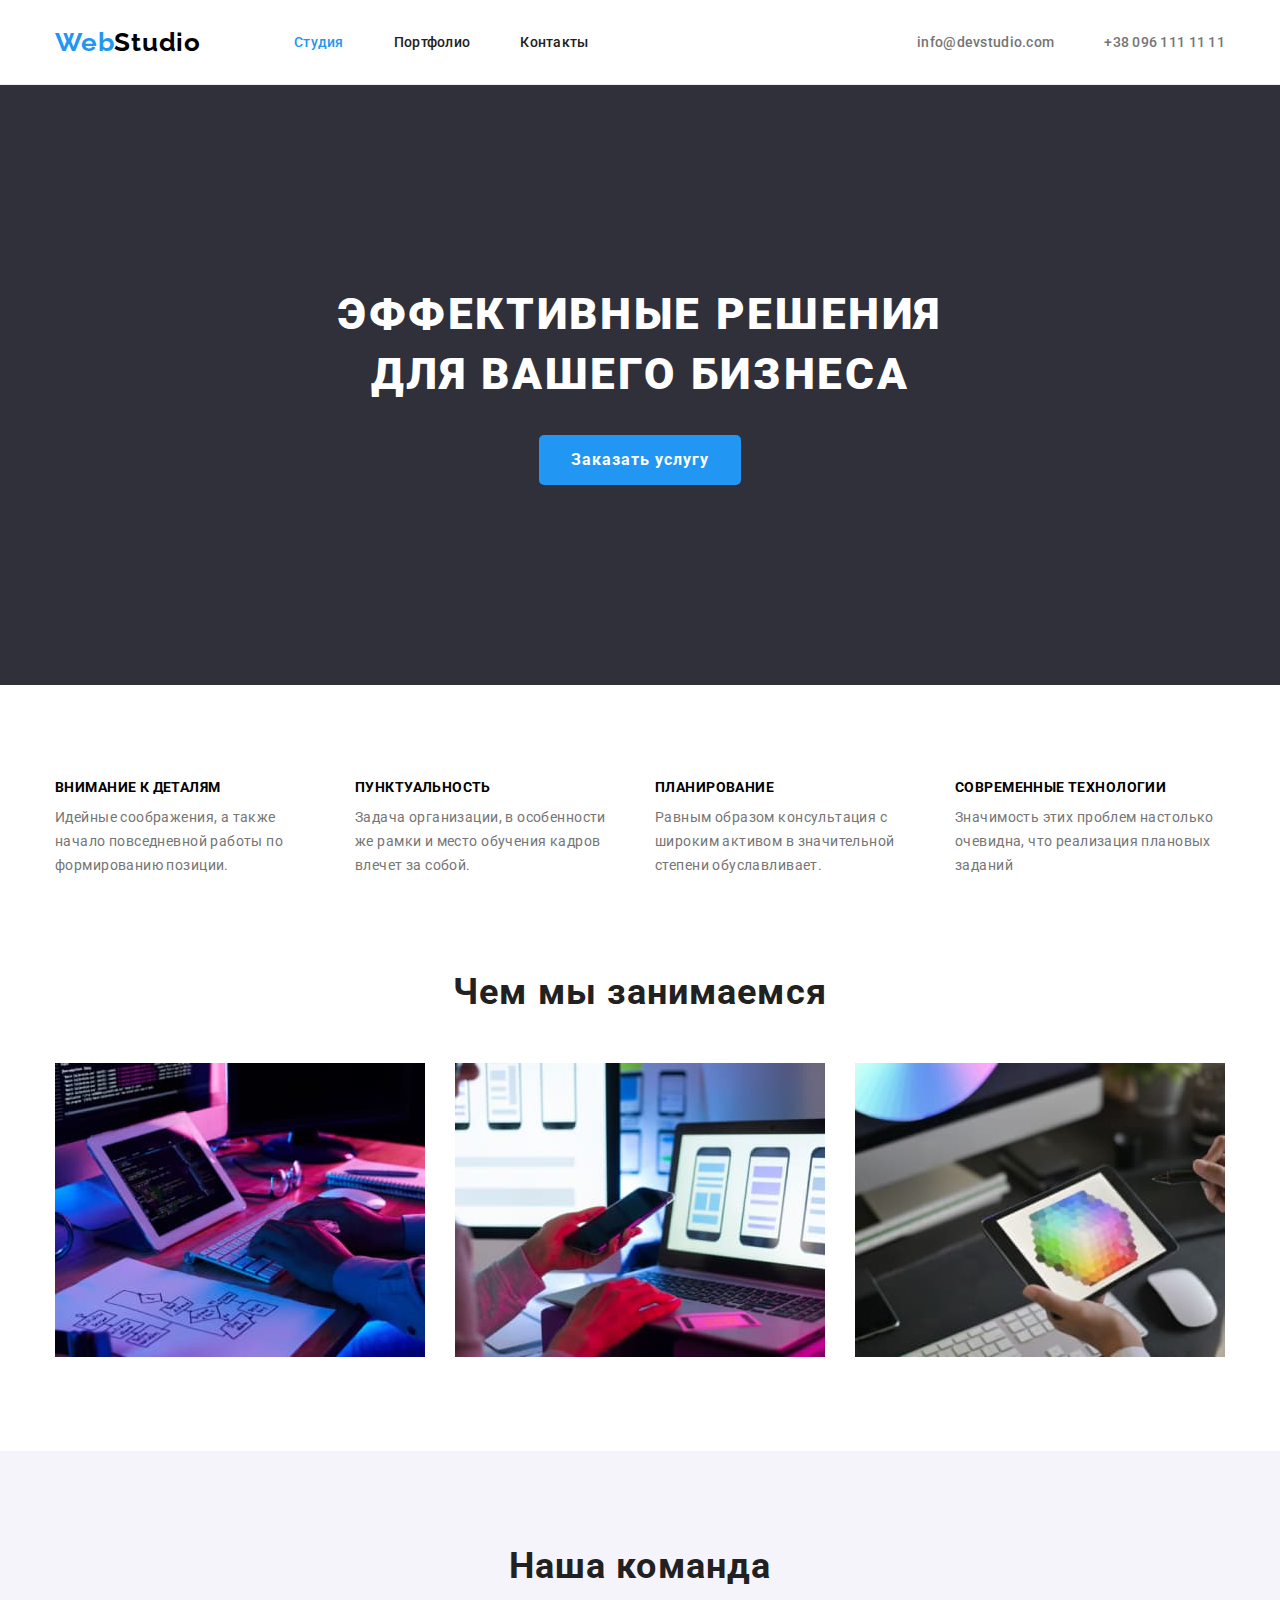
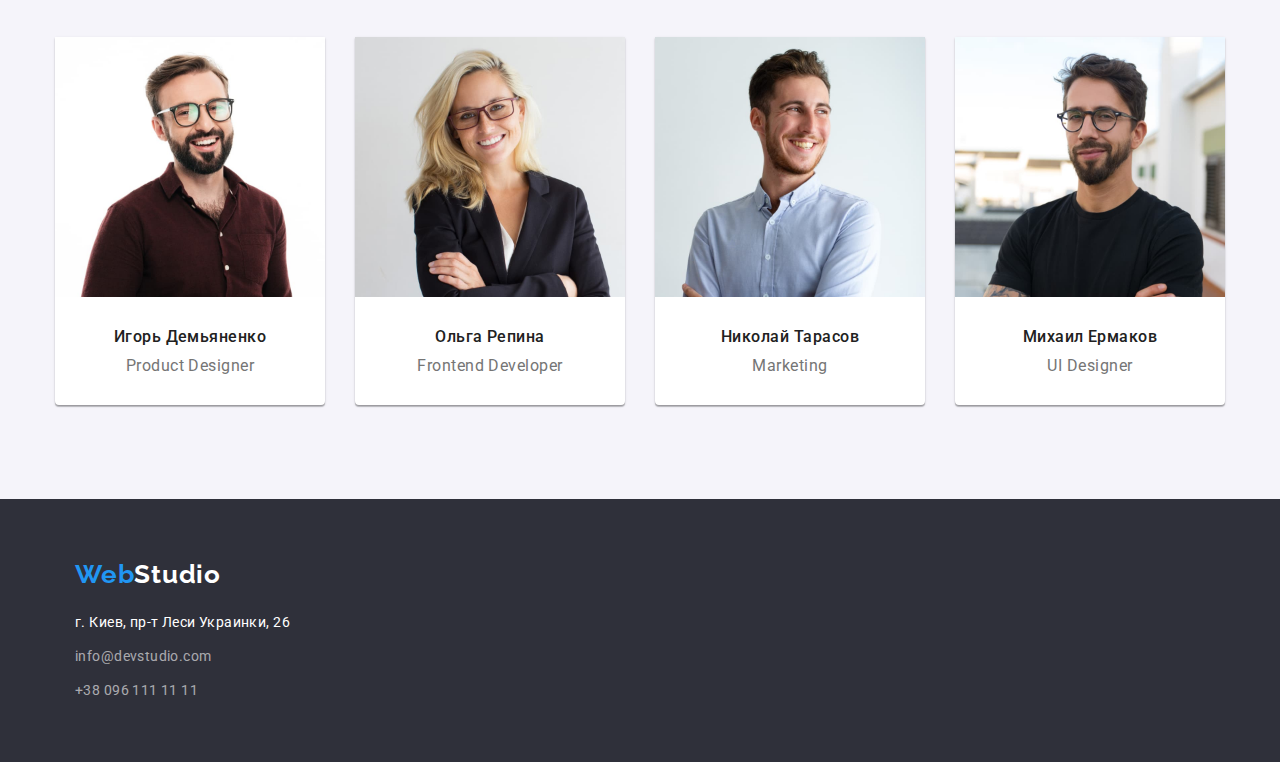
<file: index.html>
<!DOCTYPE html>
<html lang="ru">
  <head>
    <meta charset="UTF-8" />
    <meta http-equiv="X-UA-Compatible" content="IE=edge" />
    <meta name="viewport" content="width=device-width, initial-scale=1.0" />
    <meta http-equiv="x-ua-compatible" content="ie=edge" />
    <title>WebStudio</title>
    <link
      rel="stylesheet"
      href="https://cdnjs.cloudflare.com/ajax/libs/modern-normalize/1.1.0/modern-normalize.min.css"
    />
    <link rel="stylesheet" href="./css/styles.css" />
    <link rel="preconnect" href="https://fonts.googleapis.com" />
    <link rel="preconnect" href="https://fonts.gstatic.com" crossorigin />
    <link
      href="https://fonts.googleapis.com/css2?family=Raleway:wght@700&family=Roboto:wght@400;500;700;900&display=swap"
      rel="stylesheet"
    />
  </head>
  <body>
    <!---------- HEADER ---------->
    <header class="header">
      <div class="container">
        <nav class="header-nav">
          <a class="header-logo link" href="./index.html">
            Web<span class="header-logo-studio">Studio</span></a
          >
          <ul class="header-list list">
            <li class="header-item link">
              <a href="./index.html" class="header-link link current">Студия</a>
            </li>
            <li class="header-item">
              <a href="./portfolio.html" class="header-link link">Портфолио</a>
            </li>
            <li class="header-item"><a href="" class="header-link link">Контакты</a></li>
          </ul>
        </nav>
        <ul class="contacts list">
          <li>
            <a href="mailto:info@devstudio.com" class="header-contact link">info@devstudio.com</a>
          </li>
          <li><a href="tel:+380961111111" class="header-contact link">+38 096 111 11 11</a></li>
        </ul>
      </div>
    </header>

    <!---------- MAIN CONTENT ---------->
    <main class="main">
      <!----- Hero ----->
      <section class="section hero">
        <div class="container">
          <h1 class="hero-title" id="studio">Эффективные решения для вашего бизнеса</h1>
          <button type="button" class="hero-btn">Заказать услугу</button>
        </div>
      </section>
      <!----- Features ----->
      <section class="section features">
        <div class="container">
          <h2 class="features-title visually-hidden">Особенности</h2>
          <ul class="features-list list">
            <li class="features-item">
              <h3 class="features-subtitle">Внимание к деталям</h3>
              <p class="features-text">
                Идейные соображения, а также начало повседневной работы по формированию позиции.
              </p>
            </li>
            <li class="features-item">
              <h3 class="features-subtitle">Пунктуальность</h3>
              <p class="features-text">
                Задача организации, в особенности же рамки и место обучения кадров влечет за собой.
              </p>
            </li>
            <li class="features-item">
              <h3 class="features-subtitle">Планирование</h3>
              <p class="features-text">
                Равным образом консультация с широким активом в значительной степени обуславливает.
              </p>
            </li>
            <li class="features-item">
              <h3 class="features-subtitle">Современные технологии</h3>
              <p class="features-text">
                Значимость этих проблем настолько очевидна, что реализация плановых заданий
              </p>
            </li>
          </ul>
        </div>
      </section>
      <!----- Portfolio ----->
      <section class="section portfolio">
        <div class="container">
          <h2 class="portfolio-title">Чем мы занимаемся</h2>
          <ul class="portfolio-list list">
            <li class="portfolio-list-title">
              <img
                class="portfolio-list-img"
                src="./images/looking-in-tab.jpg"
                alt="Смотрю в планшет"
                width="370"
                height="294"
              />
            </li>
            <li class="portfolio-list-title">
              <img
                class="portfolio-list-img"
                src="./images/looking-in-phone.jpg"
                alt="Смотрю в
            телефон"
                width="370"
                height="294"
              />
            </li>
            <li class="portfolio-list-title">
              <img
                class="portfolio-list-img"
                src="./images/looking-at-tab-again.jpg"
                alt="Опять смотрю
            в планшет"
                width="370"
                height="294"
              />
            </li>
          </ul>
        </div>
      </section>
      <!----- Team ----->
      <section class="section team">
        <div class="container">
          <h2 class="team-title">Наша команда</h2>
          <ul class="team-list list">
            <li class="team-list-title">
              <img
                src="./images/igor-demianenko.jpg"
                alt="Игорь Демьяненко - Product Designer"
                width="270"
                height="260"
              />
              <div class="team-combine">
                <h3 class="team-name">Игорь Демьяненко</h3>
                <p class="team-name-job" lang="en">Product Designer</p>
              </div>
            </li>
            <li class="team-list-title">
              <img
                src="./images/olga-repina.jpg"
                alt="Ольга Репина - Frontend Developer"
                width="270"
                height="260"
              />
              <div class="team-combine">
                <h3 class="team-name">Ольга Репина</h3>
                <p class="team-name-job" lang="en">Frontend Developer</p>
              </div>
            </li>
            <li class="team-list-title">
              <img
                src="./images/nikolay-tarasov.jpg"
                alt="Николай Тарасов - Marketing"
                width="270"
                height="260"
              />
              <div class="team-combine">
                <h3 class="team-name">Николай Тарасов</h3>
                <p class="team-name-job" lang="en">Marketing</p>
              </div>
            </li>
            <li class="team-list-title">
              <img
                src="./images/mihail-ermakov.jpg"
                alt="Михаил Ермаков - UI Designer"
                width="270"
                height="260"
              />
              <div class="team-combine">
                <h3 class="team-name">Михаил Ермаков</h3>
                <p class="team-name-job" lang="en">UI Designer</p>
              </div>
            </li>
          </ul>
        </div>
      </section>
    </main>
    <!---------- FOOTER ---------->
    <footer class="footer">
      <div class="container">
        <a class="footer-logo link" lang="en" href="./index.html">
          Web<span class="footer-logo-studio">Studio</span></a
        >
        <address>
          <ul class="footer-list list" id="contacts">
            <li class="footer-list-item">
              <a
                href="https://goo.gl/maps/U5zvmCGQdRFb18JV9"
                target="_blank"
                class="footer-list-address link"
                rel="noopener noreferer nofollow"
                >г. Киев, пр-т Леси Украинки, 26
              </a>
            </li>
            <li class="footer-list-item link">
              <a href="mailto:info@devstudio.com" class="footer-list-emph link"
                >info@devstudio.com</a
              >
            </li>
            <li class="footer-list-item">
              <a href="tel:+380961111111" class="footer-list-emph link">+38 096 111 11 11</a>
            </li>
          </ul>
        </address>
      </div>
    </footer>
  </body>
</html>
</file>
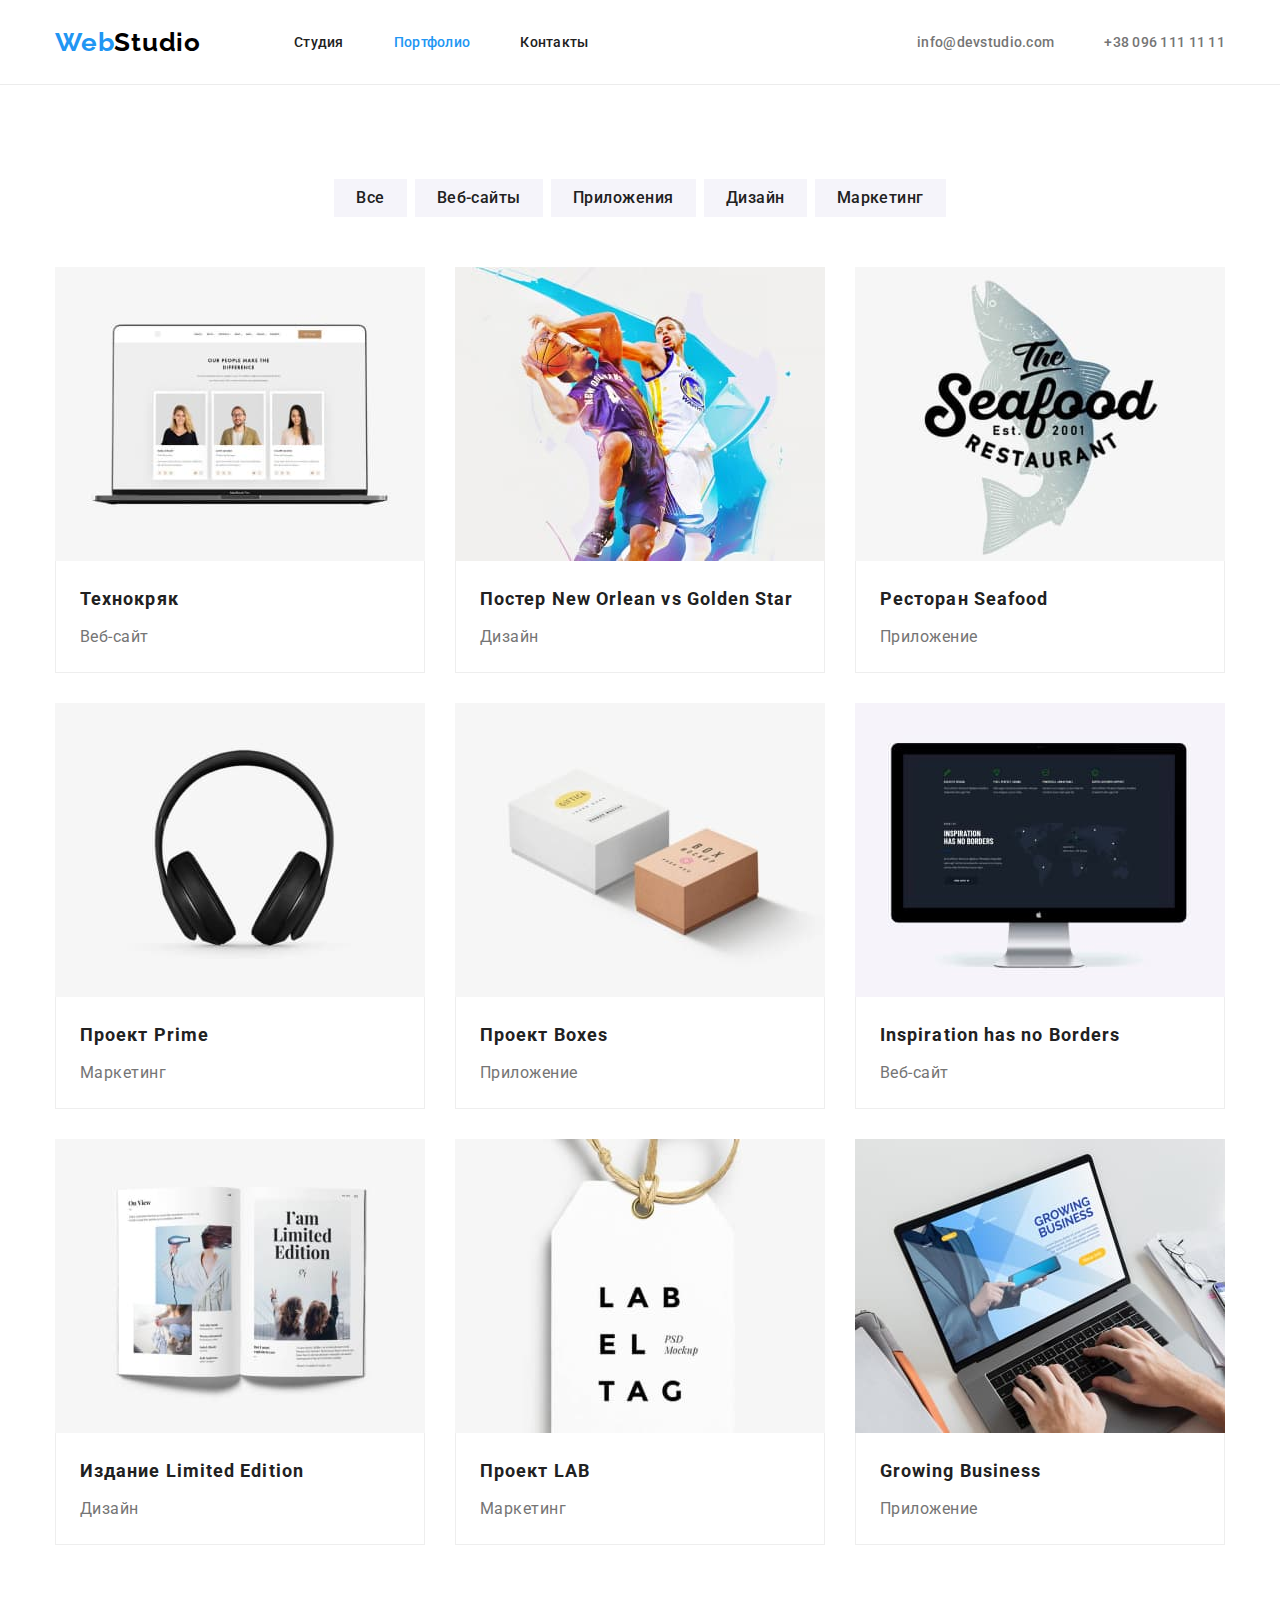
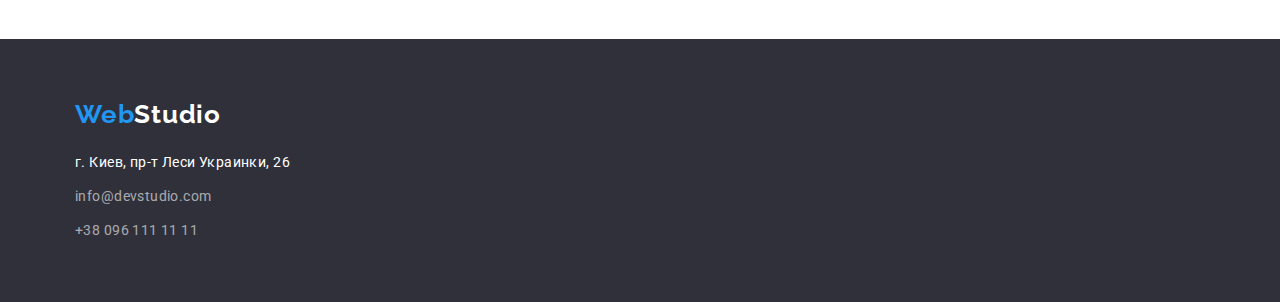
<file: portfolio.html>
<!DOCTYPE html>
<html lang="ru">
  <head>
    <meta charset="UTF-8" />
    <meta http-equiv="X-UA-Compatible" content="IE=edge" />
    <meta name="viewport" content="width=device-width, initial-scale=1.0" />
    <meta http-equiv="x-ua-compatible" content="ie=edge" />
    <title>WebStudio</title>
    <link
      rel="stylesheet"
      href="https://cdnjs.cloudflare.com/ajax/libs/modern-normalize/1.1.0/modern-normalize.min.css"
    />
    <link rel="stylesheet" href="./css/styles.css" />
    <link rel="preconnect" href="https://fonts.googleapis.com" />
    <link rel="preconnect" href="https://fonts.gstatic.com" crossorigin />
    <link
      href="https://fonts.googleapis.com/css2?family=Raleway:wght@700&family=Roboto:wght@400;500;700;900&display=swap"
      rel="stylesheet"
    />
  </head>
  <body>
    <!---------- HEADER ---------->
    <header class="header">
      <div class="container">
        <nav class="header-nav">
          <a class="header-logo link" href="./index.html">
            Web<span class="header-logo-studio">Studio</span></a
          >
          <ul class="header-list list">
            <li class="header-item link">
              <a href="./index.html" class="header-link link">Студия</a>
            </li>
            <li class="header-item">
              <a href="./portfolio.html" class="header-link link current">Портфолио</a>
            </li>
            <li class="header-item"><a href="" class="header-link link">Контакты</a></li>
          </ul>
        </nav>
        <ul class="contacts list">
          <li>
            <a href="mailto:info@devstudio.com" class="header-contact link">info@devstudio.com</a>
          </li>
          <li><a href="tel:+380961111111" class="header-contact link">+38 096 111 11 11</a></li>
        </ul>
      </div>
    </header>

    <!---------- Главный Контент ---------->
    <main class="main">
      <!----- Секция фильтр кнопок ----->
      <section class="section">
        <div class="container">
          <h1 class="visually-hidden">Портфолио</h1>
          <ul class="filter-btn list">
            <li><button type="button" class="filter-btn-name current">Все</button></li>
            <li><button type="button" class="filter-btn-name">Веб-сайты</button></li>
            <li><button type="button" class="filter-btn-name">Приложения</button></li>
            <li><button type="button" class="filter-btn-name">Дизайн</button></li>
            <li><button type="button" class="filter-btn-name">Маркетинг</button></li>
          </ul>
          <ul class="examples list">
            <li class="">
              <img
                class=""
                src="./images/tehnokryak.jpg"
                alt="Веб-сайт Технокряк"
                width="370"
                height="294"
              />
              <div class="example-list">
                <h2 class="example-name">Технокряк</h2>
                <p class="example-type">Веб-сайт</p>
              </div>
            </li>
            <li class="">
              <img
                class=""
                src="./images/poster-new-orlean-vs-golden-star.jpg"
                alt="Дизайн Постера New Orlean vs Golden Star"
                width="370"
                height="294"
              />
              <div class="example-list">
                <h2 class="example-name">
                  Постер <span lang="en">New Orlean vs Golden Star</span>
                </h2>
                <p class="example-type">Дизайн</p>
              </div>
            </li>
            <li class="">
              <img
                class=""
                src="./images/restaurand-seafood.jpg"
                alt="Приложение Ресторан Seafood"
                width="370"
                height="294"
              />
              <div class="example-list">
                <h2 class="example-name">Ресторан <span lang="en">Seafood</span></h2>
                <p class="example-type">Приложение</p>
              </div>
            </li>
            <li class="">
              <img
                class=""
                src="./images/project-prime.jpg"
                alt="Маркетинг Проект Prime"
                width="370"
                height="294"
              />
              <div class="example-list">
                <h2 class="example-name">Проект <span lang="en">Prime</span></h2>
                <p class="example-type">Маркетинг</p>
              </div>
            </li>
            <li class="">
              <img
                class=""
                src="./images/project-boxes.jpg"
                alt="Приложение Проект Boxes"
                width="370"
                height="294"
              />
              <div class="example-list">
                <h2 class="example-name">Проект <span lang="en">Boxes</span></h2>
                <p class="example-type">Приложение</p>
              </div>
            </li>
            <li class="">
              <img
                class=""
                src="./images/inspiration-has-no-border.jpg"
                alt="Веб-сайт Inspiration has no Borders"
                width="370"
                height="294"
              />
              <div class="example-list">
                <h2 class="example-name" lang="en">Inspiration has no Borders</h2>
                <p class="example-type">Веб-сайт</p>
              </div>
            </li>
            <li class="">
              <img
                class=""
                src="./images/publishing-house-limited-edition.jpg"
                alt="Дизайн Издания Limited Edition"
                width="370"
                height="294"
              />
              <div class="example-list">
                <h2 class="example-name">Издание <span lang="en">Limited Edition</span></h2>
                <p class="example-type">Дизайн</p>
              </div>
            </li>
            <li class="">
              <img
                class=""
                src="./images/project-lab.jpg"
                alt="Маркетинг Проект LAB"
                width="370"
                height="294"
              />
              <div class="example-list">
                <h2 class="example-name">Проект <span lang="en">LAB</span></h2>
                <p class="example-type">Маркетинг</p>
              </div>
            </li>
            <li class="">
              <img
                class=""
                src="./images/growing-business.jpg"
                alt="Прилжение Growing Business"
                width="370"
                height="294"
              />
              <div class="example-list">
                <h2 class="example-name" lang="en">Growing Business</h2>
                <p class="example-type">Приложение</p>
              </div>
            </li>
          </ul>
        </div>
      </section>
    </main>

    <!---------- Футер ---------->
    <footer class="footer">
      <div class="container">
        <a class="footer-logo link" lang="en" href="./index.html">
          Web<span class="footer-logo-studio">Studio</span></a
        >
        <address>
          <ul class="footer-list list" id="contacts">
            <li class="footer-list-item">
              <a
                href="https://goo.gl/maps/U5zvmCGQdRFb18JV9"
                target="_blank"
                class="footer-list-address link"
                rel="noopener noreferer nofollow"
                >г. Киев, пр-т Леси Украинки, 26
              </a>
            </li>
            <li class="footer-list-item link">
              <a href="mailto:info@devstudio.com" class="footer-list-emph link"
                >info@devstudio.com</a
              >
            </li>
            <li class="footer-list-item">
              <a href="tel:+380961111111" class="footer-list-emph link">+38 096 111 11 11</a>
            </li>
          </ul>
        </address>
      </div>
    </footer>
  </body>
</html>
</file>
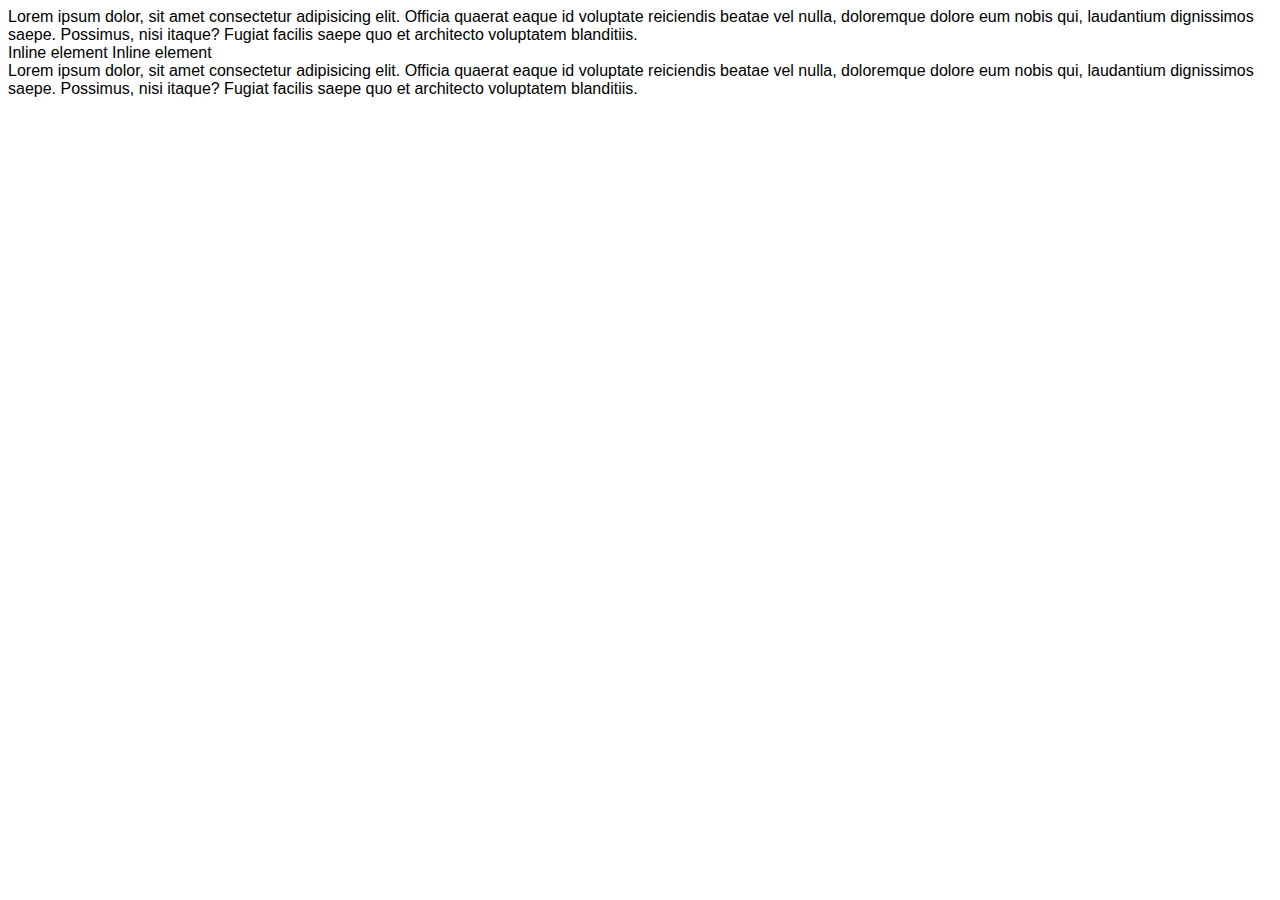
<file: test.html>
<!DOCTYPE html>
<html lang="en">
  <head>
    <meta charset="UTF-8" />
    <meta http-equiv="X-UA-Compatible" content="IE=edge" />
    <meta name="viewport" content="width=device-width, initial-scale=1.0" />
    <link rel="stylesheet" href="./css/styles.css" />
    <title>Document</title>
  </head>
  <body>
    <p>
      Lorem ipsum dolor, sit amet consectetur adipisicing elit. Officia quaerat eaque id voluptate
      reiciendis beatae vel nulla, doloremque dolore eum nobis qui, laudantium dignissimos saepe.
      Possimus, nisi itaque? Fugiat facilis saepe quo et architecto voluptatem blanditiis.
    </p>

    <span class="text">Inline element</span>
    <span class="text">Inline element</span>

    <p>
      Lorem ipsum dolor, sit amet consectetur adipisicing elit. Officia quaerat eaque id voluptate
      reiciendis beatae vel nulla, doloremque dolore eum nobis qui, laudantium dignissimos saepe.
      Possimus, nisi itaque? Fugiat facilis saepe quo et architecto voluptatem blanditiis.
    </p>
  </body>
</html>
</file>
<file: css/styles.css>
/* ---------- GENERAL ---------- */
:root {
  --main-text-color: #212121;
  --second-text-color: #757575;
  --third-text-color: #ffffff;
  --hover-text-color: #2196f3;
  --first-bcg-color: #2f303a;
  --second-bcg-color: #f5f4fa;
  --third-bcg-color: #ffffff;
  --border-color: #eeeeee;
}
p,
h1,
h2,
h3,
h4,
h5,
h6 {
  margin: 0;
  padding: 0;
}
ul,
ol {
  margin: 0;
  padding-left: 0;
}
a {
  color: currentColor;
}
address {
  font-style: normal;
}
button {
  cursor: pointer;
}

body {
  background-color: #ffffff;
  font-family: 'Roboto', 'Raleway', sans-serif;
}
.html {
  box-sizing: border-box;
}

img {
  display: block;
}

/* * {
   outline: 2px solid tomato;
} */

.header {
  background-color: var(--);
  border-bottom: 1px solid #ececec;
}
header .container {
  display: flex;
  align-items: center;
}
.header-logo {
  margin-right: 93px;
}
.container {
  /* width: 100%; прибираємо*/
  width: 1200px;
  margin: 0 auto;
  padding-left: 15px;
  padding-right: 15px;
}

.list {
  list-style: none; /*забирає крапку перед списком*/
  padding: 0;
  margin: 0;
}
.link {
  text-decoration: none; /*забирає підкреслення посилання*/
}
.visually-hidden {
  position: absolute;
  white-space: nowrap;
  width: 1px;
  height: 1px;
  overflow: hidden;
  border: 0;
  padding: 0;
  clip: rect(0 0 0 0);
  clip-path: inset(50%);
  margin: -1px;
}
/* ---------- ХЕДЕР ---------- */
.header-nav .link.current {
  color: var(--hover-text-color);
  margin-left: auto;
}
.header-nav {
  display: flex;
  align-items: center;
}
.header-list {
  display: flex;
  gap: 50px;
}
.header-logo {
  font-family: 'Raleway';
  font-weight: 700;
  padding-top: 24px;
  padding-bottom: 24px;
  font-size: 26px;
  line-height: 1.19;
  letter-spacing: 0.03em;
  color: var(--hover-text-color);
}
.contacts {
  display: flex;
  margin-left: auto;
  gap: 50px;
}

.header-logo-studio {
  color: #000000;
}

.header-link {
  display: block;
  font-weight: 500;
  font-size: 14px;
  line-height: 1.143;
  letter-spacing: 0.02em;
  color: var(--main-text-color);
  padding-top: 32px;
  padding-bottom: 32px;
  display: block;
}
.header-link:hover,
.header-link:focus {
  color: var(--hover-text-color);
}

.header-contact {
  font-weight: 500;
  font-size: 14px;
  line-height: 1.43;
  letter-spacing: 0.02em;
  padding-top: 32px;
  padding-bottom: 32px;
  color: var(--second-text-color);
  display: inline-block;
}
.header-contact:hover,
.header-contact:focus {
  color: var(--hover-text-color);
}

/* ---------- ГЕРОЙ ---------- */
/* .hero-content {
  max-width: 696px;
  padding: 200px auto 30px auto;
  display: flex;
  text-align: center;
} */
div {
  display: block;
}
.section.hero {
  /* padding-top: 200px;
  padding-bottom: 200px; */
  background-color: var(--first-bcg-color);
  padding: 200px 0;
}
/* .hero {
  background-color: var(--first-bcg-color);
  padding: 200px 0;
} */
.hero-title {
  margin: 0 auto 30px;
  max-width: 696px;
  font-weight: 900;
  font-size: 44px;
  line-height: 1.36;
  text-align: center;
  letter-spacing: 0.06em;
  text-transform: uppercase;
  color: var(--third-text-color);
}
.hero-btn {
  display: block;
  margin: auto;
  padding: 10px 32px;
  font-family: 'Roboto';
  font-weight: 700;
  font-size: 16px;
  line-height: 1.875;
  letter-spacing: 0.06em;
  background-color: var(--hover-text-color);
  color: var(--third-text-color);
  border: none;
  border-radius: 5px;
}
.hero-btn:hover {
  cursor: pointer;
  background-color: #188ce8;
}

/* ---------- ОСОБЕННОСТИ ---------- */
.section {
  padding: 94px 0;
}

.section.features {
  padding-bottom: 94px;
}
.features-subtitle {
  font-weight: 700;
  font-size: 14px;
  line-height: calc(16 / 14);
  letter-spacing: 0.03em;
  text-transform: uppercase;
  max-width: 270px;
}
.features-text {
  min-width: 270px;
  margin-top: 10px;
  font-size: 14px;
  line-height: calc(24 / 14);
  letter-spacing: 0.03em;
  color: var(--second-text-color);
}

.features-list {
  list-style: none;
  display: flex;
  gap: 30px;
  align-items: center;
}
/* .features-item {
  max-width: 270px;
} */
/* ---------- ПОРТФОЛИО ---------- */
.section.portfolio {
  padding-top: 0;
}
.portfolio {
  background-color: var(--third-bcg-color);
  text-align: center;
}
.portfolio-title,
.team-title {
  font-weight: 700;
  font-size: 36px;
  line-height: calc(42 / 36);
  text-align: center;
  letter-spacing: 0.03em;
  color: var(--main-text-color);
  margin-bottom: 50px;
}
.portfolio-list {
  display: flex;
  /* justify-content: center;  чому не потрібно використовувати?*/
  gap: 30px;
}
.portfolio-list-title {
  background-color: #fff;
}

/* ---------- НАША КОМАНДА ---------- */
.team {
  background-color: var(--second-bcg-color);
  padding-bottom: 94px;
  padding-top: 94px;
}
.team-name {
  font-weight: 500;
  font-size: 16px;
  line-height: calc(19 / 16);
  text-align: center;
  letter-spacing: 0.03em;
  color: var(--main-text-color);
}
.team-list {
  display: flex;
  gap: 30px;
}
.team-name-job {
  margin-top: 10px;
  font-size: 16px;
  line-height: calc(19 / 16);
  text-align: center;
  letter-spacing: 0.03em;
  color: var(--second-text-color);
}
.team-combine {
  padding-top: 30px;
  padding-bottom: 30px;
}
.team-list-title {
  background-color: #ffffff;
  border: 0px #ffffff solid;
  box-shadow: 0px 1px 3px rgba(0, 0, 0, 0.12), 0px 1px 1px rgba(0, 0, 0, 0.14),
    0px 2px 1px rgba(0, 0, 0, 0.2);
  border-radius: 0px 0px 4px 4px;
}

/* ---------- ФУТЕР ---------- */
.footer {
  padding: 60px;
}

.footer-logo {
  font-family: 'Raleway';
  font-weight: 700;
  font-size: 26px;
  line-height: 1.19;
  letter-spacing: 0.03em;
  color: var(--hover-text-color);
}

.footer {
  background-color: var(--first-bcg-color);
}
.footer-logo-studio {
  color: #ffffff;
}
.footer-list {
  margin-top: 20px;
}
.footer-list-item:nth-child(1) {
  margin-bottom: 10px;
}
.footer-list-item:nth-child(2) {
  margin-bottom: 10px;
}
.footer-list-address {
  font-style: normal;
  font-weight: 400;
  font-size: 14px;
  line-height: calc(24 / 14);
  letter-spacing: 0.03em;
  color: var(--third-text-color);
}
.footer-list-emph {
  /* margin-bottom: 60px; */
  font-style: normal;
  font-weight: 400;
  font-size: 14px;
  line-height: calc(24 / 14);
  letter-spacing: 0.03em;
  color: rgba(255, 255, 255, 0.6);
}
.footer-list-emph:hover,
.footer-list-emph:focus {
  color: var(--hover-text-color);
}

/* ---------- PORTFOLIO ---------- */
/* ---------- PORTFOLIO ---------- */

.filter {
  padding: 94px 0 50px;
  background-color: aqua;
}
.filter-btn {
  display: flex;
  margin-bottom: 50px;
  justify-content: center;
  gap: 8px;
}

.filter-btn-name {
  padding: 6px 22px;
  font-family: 'Roboto';
  font-style: normal;
  font-weight: 500;
  font-size: 16px;
  line-height: calc(26 / 16);
  text-align: center;
  letter-spacing: 0.03em;
  color: var(--main-text-color);
  background-color: var(--second-bcg-color);
  cursor: pointer;
  border: none;
}
.filter-btn-name:hover,
.filter-btn-name:focus {
  cursor: pointer;
  color: var(--third-text-color);
  background-color: var(--hover-text-color);
}
.examples {
  display: flex;
  gap: 30px;
  flex-wrap: wrap;
}
.example-list {
  padding: 20px 24px;
  border-left: 1px solid var(--border-color);
  border-bottom: 1px solid var(--border-color);
  border-right: 1px solid var(--border-color);
}

.example-name {
  margin-bottom: 5px;
  font-weight: 700;
  font-size: 18px;
  line-height: 2;
  letter-spacing: 0.06em;
  color: var(--main-text-color);
}
.example-type {
  font-weight: 400;
  font-size: 16px;
  line-height: 1.88;
  letter-spacing: 0.03em;
  color: var(--second-text-color);
}

/* ---------- TEST ---------- */
/* ---------- TEST ---------- */
</file>
